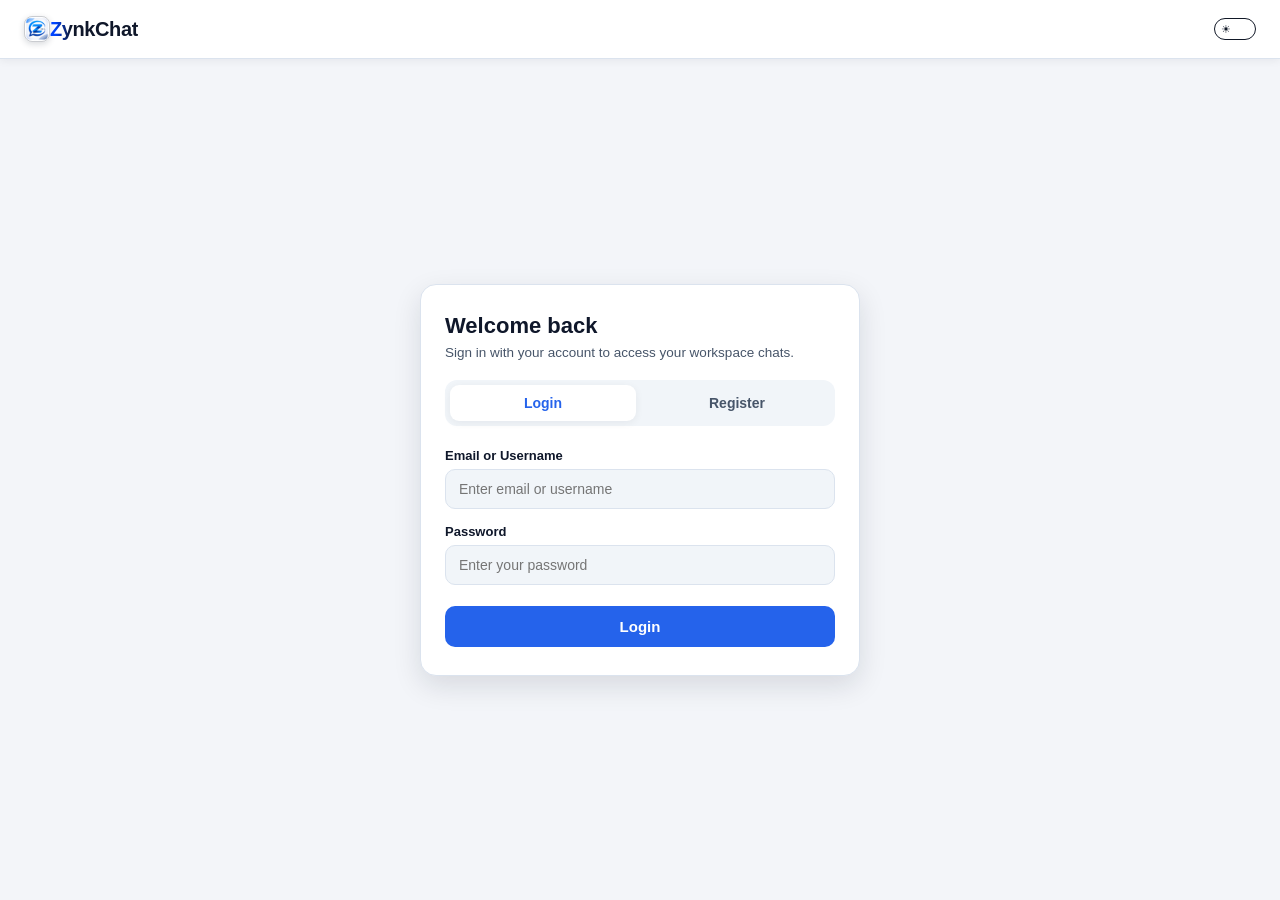
<file: index.html>
<!DOCTYPE html>
<html lang="en">
<head>
  <meta charset="UTF-8" />
  <meta name="viewport" content="width=device-width, initial-scale=1.0" />
  <title>ZynkChat - Sign In & Register</title>
  <link rel="stylesheet" href="assets/css/themes.css" />
  <link rel="stylesheet" href="assets/css/animations.css" />
  <style>
    * {
      box-sizing: border-box;
      margin: 0;
      padding: 0;
      font-family: "Segoe UI", Tahoma, Geneva, Verdana, sans-serif;
    }

    body {
      min-height: 100vh;
      background: var(--bg-app);
      color: var(--text-primary);
      display: flex;
      flex-direction: column;
    }

    .auth-topbar {
      display: flex;
      align-items: center;
      justify-content: space-between;
      padding: 16px 24px;
      background: var(--bg-surface);
      border-bottom: 1px solid var(--border-color);
      box-shadow: var(--shadow-sm);
    }

    .brand-title {
      font-size: 20px;
    }

    .auth-wrapper {
      flex: 1;
      display: flex;
      align-items: center;
      justify-content: center;
      padding: 24px 16px;
    }

    .auth-card {
      width: 100%;
      max-width: 440px;
      background: var(--bg-surface);
      border: 1px solid var(--border-color);
      border-radius: 16px;
      padding: 28px 24px;
      box-shadow: var(--shadow-md);
    }

    .auth-heading {
      font-size: 22px;
      font-weight: 700;
      margin-bottom: 6px;
    }

    .auth-subtitle {
      font-size: 13.5px;
      color: var(--text-secondary);
      margin-bottom: 20px;
    }

    .auth-tabs {
      display: grid;
      grid-template-columns: 1fr 1fr;
      gap: 8px;
      background: var(--bg-input);
      padding: 5px;
      border-radius: 12px;
      margin-bottom: 22px;
    }

    .auth-tab-btn {
      border: none;
      background: transparent;
      color: var(--text-secondary);
      font-size: 14px;
      font-weight: 600;
      padding: 10px;
      border-radius: 9px;
      cursor: pointer;
    }

    .auth-tab-btn.active {
      background: var(--bg-surface);
      color: var(--accent-primary);
      box-shadow: var(--shadow-sm);
    }

    .form-group {
      margin-bottom: 15px;
    }

    .form-label {
      display: block;
      font-size: 13px;
      font-weight: 600;
      margin-bottom: 6px;
      color: var(--text-primary);
    }

    .form-input {
      width: 100%;
      padding: 11px 13px;
      font-size: 14px;
      border-radius: 10px;
      border: 1px solid var(--border-color);
      background: var(--bg-input);
      color: var(--text-primary);
      outline: none;
    }

    .form-input:focus {
      border-color: var(--accent-primary);
      background: var(--bg-surface);
    }

    .form-input.input-error {
      border-color: var(--danger);
    }

    .field-error {
      display: none;
      margin-top: 5px;
      font-size: 12px;
      font-weight: 600;
      color: var(--danger);
    }

    .field-error.visible {
      display: block;
    }

    .form-banner-error {
      display: none;
      margin-bottom: 14px;
      padding: 10px 12px;
      border-radius: 10px;
      font-size: 13px;
      font-weight: 600;
      color: var(--danger);
      background: rgba(220, 38, 38, 0.1);
      border: 1px solid rgba(220, 38, 38, 0.3);
    }

    .form-banner-error.visible {
      display: block;
    }
    .form-banner-success {
      display: none;
      margin-bottom: 14px;
      padding: 10px 12px;
      border-radius: 10px;
      font-size: 13px;
      font-weight: 600;
      color: var(--success);
      background: rgba(22, 163, 74, 0.12);
      border: 1px solid rgba(22, 163, 74, 0.35);
    }

    .form-banner-success.visible {
      display: block;
    }

    .submit-btn {
      width: 100%;
      padding: 12px;
      border: none;
      border-radius: 10px;
      background: var(--accent-primary);
      color: #ffffff;
      font-size: 15px;
      font-weight: 700;
      cursor: pointer;
      margin-top: 6px;
    }

    .submit-btn:hover {
      background: var(--accent-hover);
    }

    .hidden-form {
      display: none;
    }

    @media (max-width: 480px) {
      .auth-topbar {
        padding: 14px 16px;
      }

      .auth-card {
        padding: 22px 18px;
      }
    }
  </style>
</head>
<body>
  <header class="auth-topbar">
    <div class="brand-shimmer brand-title">
      <img src="assets/images/zynk-logo.png" alt="ZynkChat Logo" class="zynk-logo-img" />
      <span class="zynk-text">ZynkChat</span>
    </div>

    <button id="themeToggleBtn" class="theme-pill-toggle" type="button" aria-label="Toggle Theme">
  <span class="toggle-icon">☀</span>
  <span class="toggle-thumb"></span>
</button>
  </header>

  <main class="auth-wrapper">
    <section class="auth-card">
      <h1 id="authHeading" class="auth-heading">Welcome back</h1>
      <p id="authSubtitle" class="auth-subtitle">Sign in with your account to access your workspace chats.</p>

      <div class="auth-tabs">
        <button id="showLoginTab" class="auth-tab-btn active" type="button">Login</button>
        <button id="showSignupTab" class="auth-tab-btn" type="button">Register</button>
      </div>

      <div id="authBannerError" class="form-banner-error"></div>

      <form id="loginForm" novalidate>
        <div class="form-group">
          <label for="loginIdentifier" class="form-label">Email or Username</label>
          <input id="loginIdentifier" type="text" class="form-input" placeholder="Enter email or username" />
          <span id="loginIdentifierError" class="field-error"></span>
        </div>

        <div class="form-group">
          <label for="loginPassword" class="form-label">Password</label>
          <input id="loginPassword" type="password" class="form-input" placeholder="Enter your password" />
          <span id="loginPasswordError" class="field-error"></span>
        </div>

        <button type="submit" class="submit-btn">Login</button>
      </form>

      <form id="signupForm" class="hidden-form" novalidate>
        <div class="form-group">
          <label for="signupName" class="form-label">Full Name</label>
          <input id="signupName" type="text" class="form-input" placeholder="Enter your full name" />
          <span id="signupNameError" class="field-error"></span>
        </div>

        <div class="form-group">
          <label for="signupUsername" class="form-label">Username</label>
          <input id="signupUsername" type="text" class="form-input" placeholder="Choose a unique username" />
          <span id="signupUsernameError" class="field-error"></span>
        </div>

        <div class="form-group">
          <label for="signupEmail" class="form-label">Email Address</label>
          <input id="signupEmail" type="email" class="form-input" placeholder="Enter valid email address" />
          <span id="signupEmailError" class="field-error"></span>
        </div>

        <div class="form-group">
          <label for="signupPassword" class="form-label">Password</label>
          <input id="signupPassword" type="password" class="form-input" placeholder="At least 6 characters" />
          <span id="signupPasswordError" class="field-error"></span>
        </div>

        <button type="submit" class="submit-btn">Create Account</button>
      </form>

    </section>
  </main>

  <script src="assets/js/storage.js"></script>
  <script src="assets/js/auth.js"></script>
  <script>
    (function () {
      var btn = document.getElementById("themeToggleBtn");
      var saved = localStorage.getItem("zynk_theme_v1") || "light";
      document.documentElement.setAttribute("data-theme", saved);

      function syncLoginThemeIcon(theme) {
        if (!btn) return;
        var icon = btn.querySelector(".toggle-icon");
        if (icon) icon.textContent = theme === "dark" ? "☾" : "☀";
      }

      syncLoginThemeIcon(saved);
      if (!btn) return;

      btn.addEventListener("click", function () {
        setTimeout(function () {
          var current = document.documentElement.getAttribute("data-theme") || "light";
          syncLoginThemeIcon(current);
        }, 20);
      });
    })();
  </script>
</body>
</html>
</file>
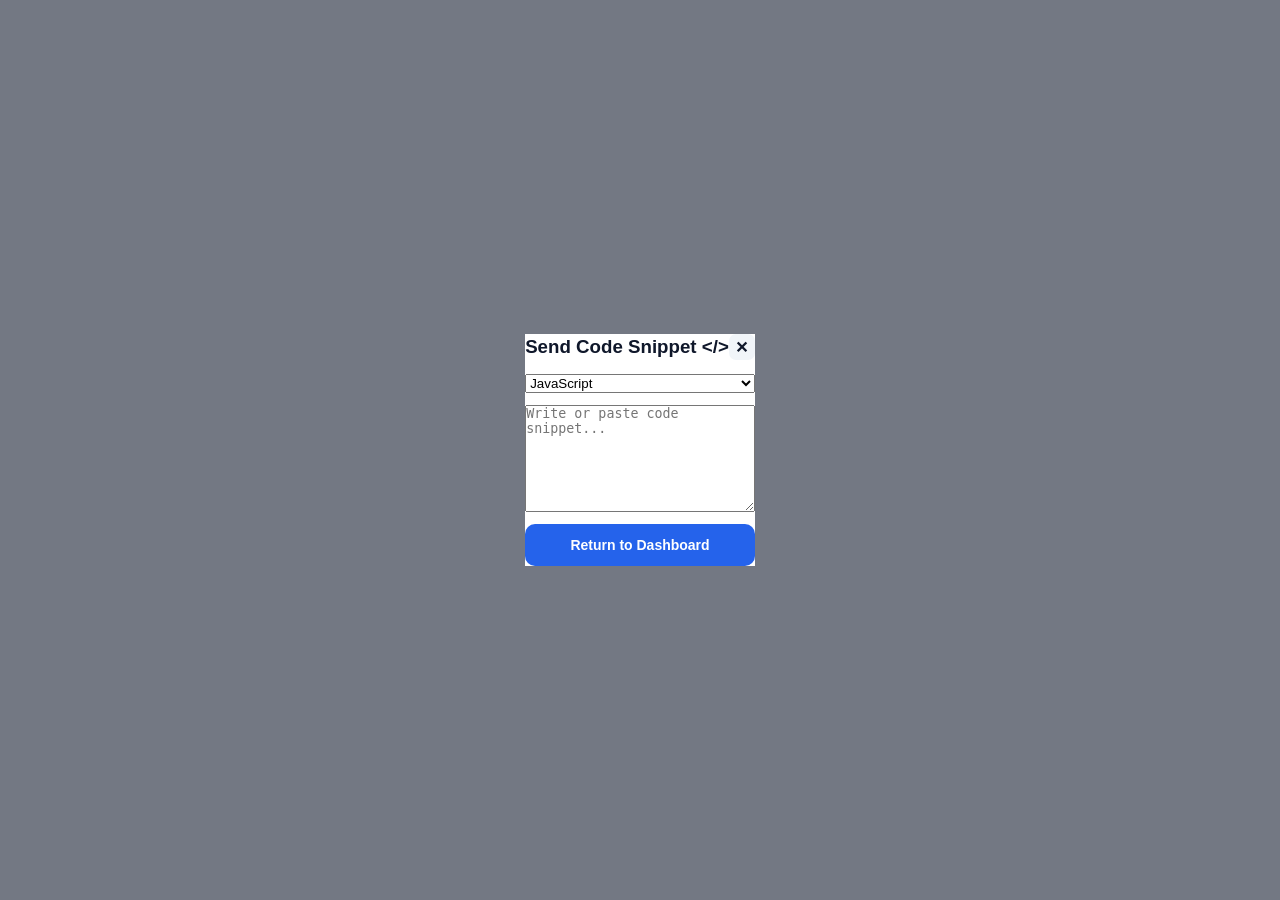
<file: code_snippet_modal.html>
<!DOCTYPE html>
<html lang="en">
<head>
  <meta charset="UTF-8" />
  <meta name="viewport" content="width=device-width, initial-scale=1.0" />
  <title>ZynkChat - Code Snippet Modal</title>
  <link rel="stylesheet" href="assets/css/themes.css" />
  <link rel="stylesheet" href="assets/css/style.css" />
</head>
<body>
  <div class="modal-backdrop">
    <div class="modal-card">
      <div class="modal-header">
        <h3>Send Code Snippet &lt;/&gt;</h3>
        <a href="dashboard.html" class="tiny-close-btn" style="display:inline-flex;align-items:center;justify-content:center;text-decoration:none;">✕</a>
      </div>
      <div class="modal-body">
        <select id="standaloneCodeLang" class="form-input">
          <option value="JavaScript">JavaScript</option>
          <option value="HTML">HTML</option>
          <option value="CSS">CSS</option>
          <option value="Python">Python</option>
          <option value="Java">Java</option>
          <option value="SQL">SQL</option>
        </select>
        <textarea id="standaloneCodeInput" class="form-input" rows="7" style="font-family:Consolas,monospace;" placeholder="Write or paste code snippet..."></textarea>
        <a href="dashboard.html" class="primary-btn full-width" style="display:inline-flex;align-items:center;justify-content:center;text-decoration:none;">Return to Dashboard</a>
      </div>
    </div>
  </div>
  <script src="assets/js/storage.js"></script>
</body>
</html>
</file>
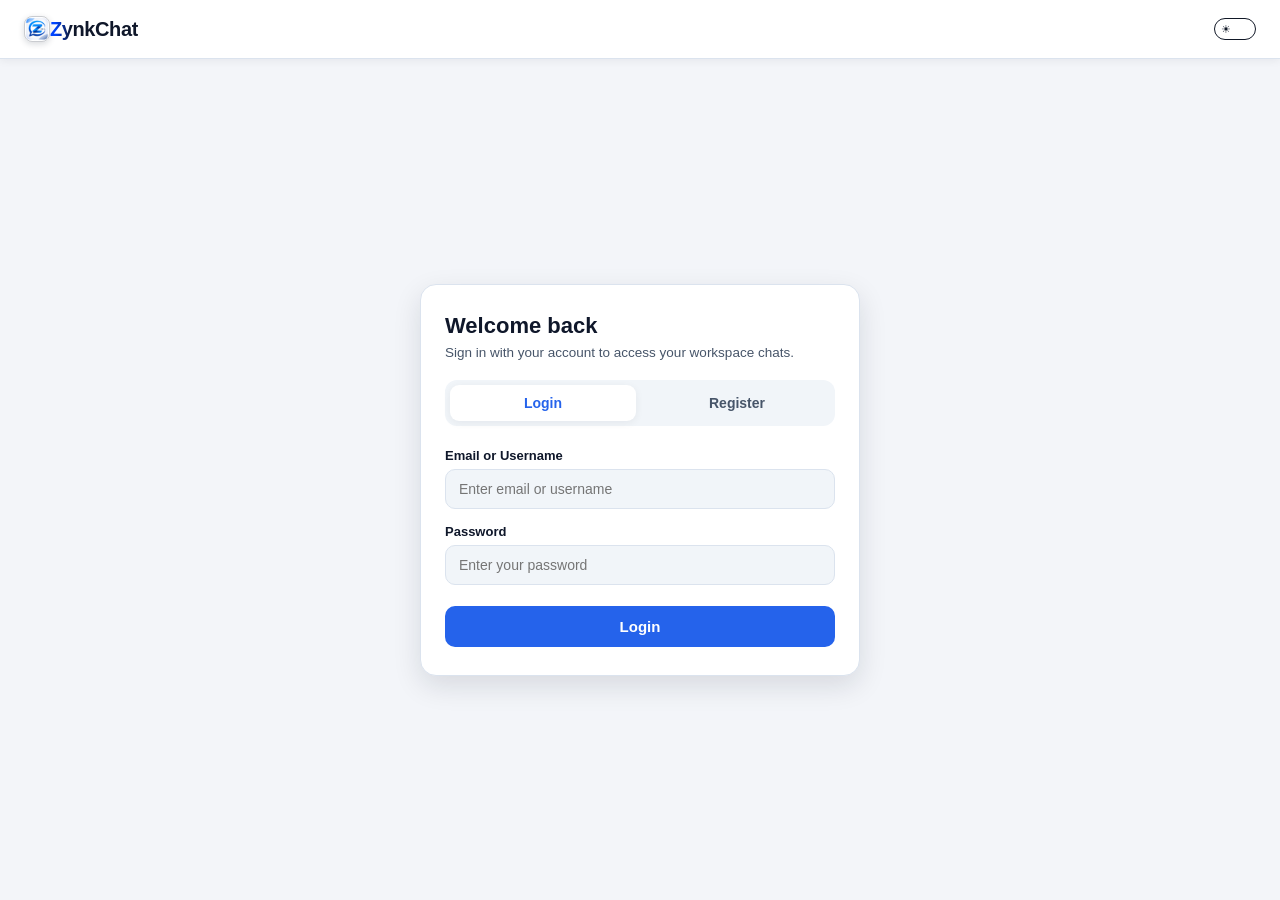
<file: dashboard.html>
<!DOCTYPE html>
<html lang="en">
<head>
  <meta charset="UTF-8" />
  <meta name="viewport" content="width=device-width, initial-scale=1.0" />
  <title>ZynkChat - Workspace</title>
  <link rel="stylesheet" href="assets/css/themes.css" />
  <link rel="stylesheet" href="assets/css/animations.css" />
  <link rel="stylesheet" href="assets/css/style.css" />
</head>
<body>
  <div id="appLockOverlay" class="applock-overlay hidden">
    <div class="applock-card">
      <div class="brand-shimmer applock-brand">
        <img src="assets/images/zynk-logo.png" alt="ZynkChat Logo" class="zynk-logo-img" />
        <span class="zynk-text">ZynkChat Lock</span>
      </div>
      <p class="applock-desc">Enter your 4-digit PIN to unlock chats.</p>
      <input id="appLockInput" type="password" maxlength="4" inputmode="numeric" class="form-input applock-input" placeholder="••••" />
      <div id="appLockError" class="field-error"></div>
      <button id="appLockUnlockBtn" type="button" class="primary-btn full-width">Unlock</button>
    </div>
  </div>

  <div id="globalLoader" class="global-loader hidden">
    <div class="spinner"></div>
  </div>

  <div class="app-shell">
    <aside id="sidebarPane" class="sidebar-pane">
      <header class="sidebar-header">
        <div class="brand-shimmer">
          <img src="assets/images/zynk-logo.png" alt="ZynkChat Logo" class="zynk-logo-img" />
          <span class="zynk-text">ZynkChat</span>
        </div>

        <div class="header-actions">
         <button id="themeToggleBtn" class="theme-pill-toggle" type="button" aria-label="Toggle Theme">
  <span class="toggle-icon">☀</span>
  
  <span class="toggle-thumb"></span>
</button>

          <div class="menu-wrapper">
            <button id="desktopMenuBtn" class="icon-btn desktop-only-btn" type="button" title="Menu">⋮</button>
            <button id="mobileMenuBtn" class="icon-btn mobile-only-btn" type="button" title="Menu">☰</button>

            <div id="dropdownMenu" class="dropdown-menu hidden">
              <button id="menuUnreadBtn" class="dropdown-item" type="button">Unread Chats</button>
              <button id="menuGroupsBtn" class="dropdown-item" type="button">Groups</button>
              <button id="menuNewGroupBtn" class="dropdown-item" type="button">+ New Group</button>
              <button id="menuCustomListBtn" class="dropdown-item" type="button">+ Custom List</button>
              <a href="settings.html" class="dropdown-item dropdown-link">Settings</a>
              <button id="menuLogoutBtn" class="dropdown-item danger-text" type="button">Logout</button>
            </div>
          </div>
        </div>
      </header>

      <div class="current-user-strip">
        <div id="currentUserAvatar" class="avatar-box small-avatar"></div>
        <div class="current-user-meta">
          <div id="currentUserName" class="current-user-name">User</div>
          <div id="currentUserHandle" class="current-user-handle">@handle · Online</div>
        </div>
        <a href="settings.html" class="mini-link-btn">Profile</a>
      </div>

      <div class="search-box-wrap">
        <input id="contactSearchInput" type="search" class="search-input" placeholder="Search users or groups..." />
      </div>

      <div id="categoryTabs" class="category-tabs">
        <button class="tab-btn active" data-filter="all" type="button">All</button>
        <button class="tab-btn" data-filter="unread" type="button">Unread</button>
        <button class="tab-btn" data-filter="groups" type="button">Groups</button>
        <button id="addCustomListTabBtn" class="tab-btn plus-tab" type="button" title="Add Custom List">+</button>
      </div>

      <div id="customListsBar" class="custom-lists-bar hidden"></div>

      <div id="chatListContainer" class="chat-list-container"></div>
    </aside>

    <main id="chatPane" class="chat-pane mobile-hidden">
      <div id="emptyChatState" class="empty-chat-state">
        <div class="empty-badge">ZynkChat</div>
        <h2>Select a conversation</h2>
        <p>Choose a contact or group from the left list to start messaging, use AI tools, or share files.</p>
      </div>

      <div id="activeChatView" class="active-chat-view hidden">
        <header id="chatHeader" class="chat-header">
          <div class="chat-header-left">
            <button id="mobileBackBtn" class="icon-btn mobile-only-btn" type="button">←</button>
            <div id="activeChatAvatar" class="avatar-box"></div>
            <div class="chat-header-info">
              <div id="activeChatTitle" class="chat-title">Contact Name</div>
              <div id="activeChatStatus" class="chat-status">Online</div>
            </div>
          </div>

         <div class="chat-header-right ai-menu-wrapper">
            <button id="toggleAiToolsBtn" class="chip-btn" type="button" title="AI Tools & Summary">✨ AI</button>
            <button id="editNicknameBtn" class="icon-btn" type="button" title="Edit Nickname">✎</button>
            <button id="blockUserBtn" class="icon-btn" type="button" title="Block User">🚫</button>
            <button id="reportUserBtn" class="icon-btn" type="button" title="Report User">⚑</button>

            <div id="aiRewriteToolbar" class="ai-popover-panel hidden">
              <div class="ai-popover-section">
                <span class="ai-tag">Chat Summary</span>
                <button id="summarizeChatBtn" class="chip-btn full-width" type="button">Summarize Chat</button>
              </div>
              <div class="ai-popover-divider"></div>
              <div class="ai-popover-section">
                <span class="ai-tag">AI Tone & Translate</span>
                <div class="ai-tone-row">
                  <button id="toneFormalBtn" class="chip-btn" type="button">Make Formal</button>
                  <button id="toneFriendlyBtn" class="chip-btn" type="button">Make Friendly</button>
                </div>
                <div class="ai-translate-row">
                  <select id="translateLangSelect" class="mini-select">
                    <option value="hi">Translate: Hindi</option>
                    <option value="en">Translate: English</option>
                    <option value="es">Translate: Spanish</option>
                  </select>
                  <button id="translateTextBtn" class="chip-btn" type="button">Translate</button>
                </div>
              </div>
            </div>
          </div>
        </header>

        <div id="summaryBanner" class="summary-banner hidden">
          <div class="summary-header">
            <strong>AI 3-Point Chat Summary</strong>
            <button id="closeSummaryBtn" class="tiny-close-btn" type="button">✕</button>
          </div>
          <ul id="summaryList" class="summary-list"></ul>
        </div>

        <div id="messagesContainer" class="messages-container"></div>

        <div id="quickRepliesBar" class="quick-replies-bar"></div>


       <footer class="chat-composer">
          <div id="attachmentPreviewBar" class="attachment-preview-bar hidden"></div>

          <form id="messageForm" class="composer-form">
            <div class="composer-pill-box">
              <input id="messageInput" type="text" class="message-input" placeholder="Type a message or emoji..." autocomplete="off" />
              <div class="inline-composer-actions">
                <button id="burnToggleBtn" class="inline-tool-btn" type="button" title="Burn-on-Read 10s Secret">🔥</button>
                <button id="voiceInputBtn" class="inline-tool-btn" type="button" title="Voice to Text">🎤</button>
                <button id="openCodeSnippetBtn" class="inline-tool-btn" type="button" title="Code Snippet">&lt;/&gt;</button>
                <label for="fileAttachInput" class="inline-tool-btn attach-label" title="Attach Image or File">📎</label>
                <input id="fileAttachInput" type="file" class="hidden" accept="image/*,.pdf,.doc,.docx,.txt,.csv" />
              </div>
            </div>
            <button type="submit" class="send-btn" aria-label="Send Message" title="Send">
              <svg viewBox="0 0 24 24" class="send-arrow-icon" aria-hidden="true">
                <path d="M3.4 20.6L21.6 12 3.4 3.4l2.7 7.1 9.4 1.5-9.4 1.5-2.7 7.1z" />
              </svg>
            </button>
          </form>
        </footer>
      </div>
    </main>
  </div>

  <div id="modalBackdrop" class="modal-backdrop hidden">
    <div id="modalCard" class="modal-card">
      <div class="modal-header">
        <h3 id="modalTitle">Modal Title</h3>
        <button id="closeModalBtn" class="tiny-close-btn" type="button">✕</button>
      </div>
      <div id="modalBody" class="modal-body"></div>
    </div>
  </div>

  <script src="assets/js/storage.js"></script>
  <script src="assets/js/auth.js"></script>
  <script src="assets/js/ai_features.js"></script>
  <script src="assets/js/voice_code.js"></script>
  <script src="assets/js/chat.js"></script>
  <script src="assets/js/app.js"></script>
  <script>
  (function () {
    var btn = document.getElementById("themeToggleBtn");
    var saved = localStorage.getItem("zynk_theme_v1") || "light";
    document.documentElement.setAttribute("data-theme", saved);

    function setThemeIcon(theme) {
      if (!btn) return;
      var icon = btn.querySelector(".toggle-icon");
      if (icon) icon.textContent = theme === "dark" ? "☾" : "☀";
    }

    setThemeIcon(saved);
    if (!btn) return;

    btn.onclick = function (e) {
      if (e) {
        e.preventDefault();
        e.stopPropagation();
      }
      var current = document.documentElement.getAttribute("data-theme") || "light";
      var next = current === "dark" ? "light" : "dark";
      document.documentElement.setAttribute("data-theme", next);
      localStorage.setItem("zynk_theme_v1", next);
      setThemeIcon(next);
    };
  })();
</script>
</body>
</html>
</file>
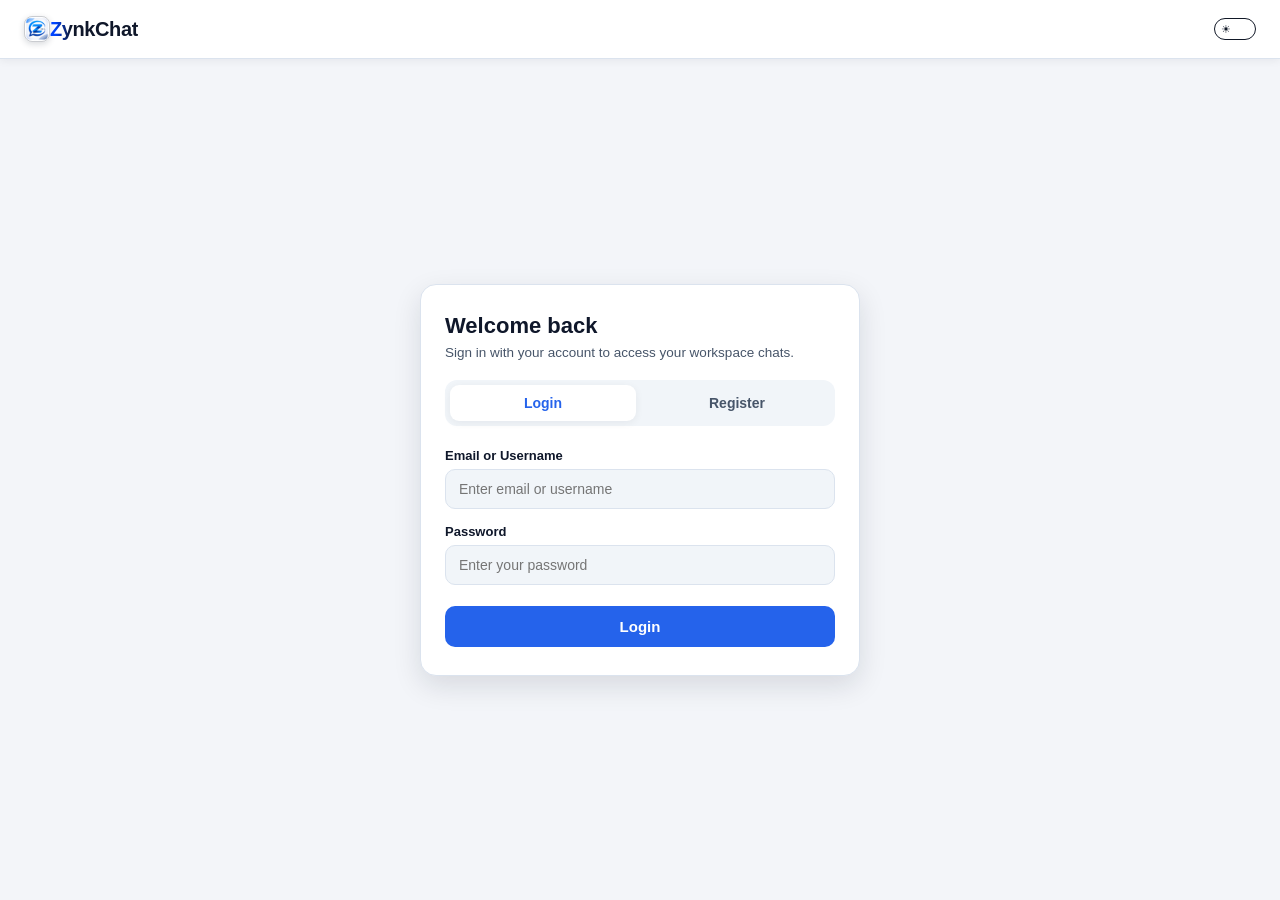
<file: settings.html>
<!DOCTYPE html>
<html lang="en">
<head>
  <meta charset="UTF-8" />
  <meta name="viewport" content="width=device-width, initial-scale=1.0" />
  <title>ZynkChat - Account & Chat Settings</title>
  <link rel="stylesheet" href="assets/css/themes.css" />
  <link rel="stylesheet" href="assets/css/animations.css" />
  <style>
    * {
      box-sizing: border-box;
      margin: 0;
      padding: 0;
      font-family: "Segoe UI", Tahoma, Geneva, Verdana, sans-serif;
    }

    body {
      min-height: 100vh;
      background: var(--bg-app);
      color: var(--text-primary);
    }

    .settings-topbar {
      display: flex;
      align-items: center;
      justify-content: space-between;
      padding: 14px 22px;
      background: var(--bg-surface);
      border-bottom: 1px solid var(--border-color);
      box-shadow: var(--shadow-sm);
      position: sticky;
      top: 0;
      z-index: 20;
    }

    .topbar-left {
      display: flex;
      align-items: center;
      gap: 12px;
    }

    .back-link {
      text-decoration: none;
      color: var(--text-primary);
      background: var(--bg-input);
      border: 1px solid var(--border-color);
      padding: 7px 12px;
      border-radius: 9px;
      font-size: 13px;
      font-weight: 600;
    }

    .topbar-right {
      display: flex;
      align-items: center;
      gap: 10px;
    }

    .settings-container {
      max-width: 780px;
      margin: 24px auto;
      padding: 0 16px 40px;
      display: flex;
      flex-direction: column;
      gap: 20px;
    }

    .settings-card {
      background: var(--bg-surface);
      border: 1px solid var(--border-color);
      border-radius: 16px;
      padding: 22px;
      box-shadow: var(--shadow-sm);
    }

    .card-title {
      font-size: 17px;
      font-weight: 700;
      margin-bottom: 4px;
    }

    .card-sub {
      font-size: 13px;
      color: var(--text-secondary);
      margin-bottom: 18px;
    }

    .dp-row {
      display: flex;
      align-items: center;
      gap: 16px;
      margin-bottom: 18px;
      flex-wrap: wrap;
    }

    .dp-preview {
      width: 72px;
      height: 72px;
      border-radius: 50%;
      background: var(--accent-primary);
      color: #ffffff;
      font-size: 24px;
      font-weight: 700;
      display: flex;
      align-items: center;
      justify-content: center;
      overflow: hidden;
      flex-shrink: 0;
    }

    .dp-preview img {
      width: 100%;
      height: 100%;
      object-fit: cover;
    }

    .dp-actions {
      display: flex;
      gap: 8px;
      flex-wrap: wrap;
    }

    .grid-two {
      display: grid;
      grid-template-columns: 1fr 1fr;
      gap: 14px;
    }

    .form-group {
      margin-bottom: 14px;
    }

    .form-label {
      display: block;
      font-size: 13px;
      font-weight: 600;
      margin-bottom: 6px;
    }

    .form-input {
      width: 100%;
      padding: 10px 12px;
      border-radius: 10px;
      border: 1px solid var(--border-color);
      background: var(--bg-input);
      color: var(--text-primary);
      font-size: 14px;
      outline: none;
    }

    .form-input:focus {
      border-color: var(--accent-primary);
      background: var(--bg-surface);
    }

    .field-error {
      display: none;
      font-size: 12px;
      font-weight: 600;
      color: var(--danger);
      margin-top: 5px;
    }

    .field-error.visible {
      display: block;
    }

    .status-msg {
      display: none;
      margin-top: 10px;
      padding: 9px 12px;
      border-radius: 9px;
      font-size: 13px;
      font-weight: 600;
      background: rgba(22, 163, 74, 0.12);
      color: var(--success);
      border: 1px solid rgba(22, 163, 74, 0.3);
    }

    .status-msg.visible {
      display: block;
    }

    .btn {
      border: none;
      border-radius: 10px;
      padding: 10px 16px;
      font-size: 13.5px;
      font-weight: 600;
      cursor: pointer;
    }

    .btn-primary {
      background: var(--accent-primary);
      color: #ffffff;
    }

    .btn-primary:hover {
      background: var(--accent-hover);
    }

    .btn-secondary {
      background: var(--bg-input);
      color: var(--text-primary);
      border: 1px solid var(--border-color);
    }

    .btn-danger {
      background: var(--danger);
      color: #ffffff;
    }

    .wallpaper-presets {
      display: grid;
      grid-template-columns: repeat(auto-fill, minmax(110px, 1fr));
      gap: 10px;
      margin-bottom: 14px;
    }

    .wp-swatch {
      height: 58px;
      border-radius: 10px;
      border: 2px solid var(--border-color);
      cursor: pointer;
      display: flex;
      align-items: flex-end;
      padding: 6px 8px;
      font-size: 11px;
      font-weight: 700;
      color: #ffffff;
      text-shadow: 0 1px 2px rgba(0, 0, 0, 0.5);
    }

    .wp-swatch.selected {
      border-color: var(--accent-primary);
      box-shadow: 0 0 0 2px var(--accent-soft);
    }

    .hidden {
      display: none !important;
    }

    @media (max-width: 768px) {
      .grid-two {
        grid-template-columns: 1fr;
      }

      .settings-topbar {
        padding: 12px 14px;
      }
    }
  </style>
</head>
<body>
  <header class="settings-topbar">
    <div class="topbar-left">
      <a href="dashboard.html" class="back-link">← Back to Chats</a>
      <div class="brand-shimmer">
        <div class="brand-shimmer">
        <img src="assets/images/zynk-logo.png" alt="ZynkChat Logo" class="zynk-logo-img" />
        <span class="zynk-text">ZynkChat Settings</span>
      </div>
        
      </div>
    </div>

    <div class="topbar-right">
      <button id="themeToggleBtn" class="theme-pill-toggle" type="button" aria-label="Toggle Theme">
  <span class="toggle-icon">☀</span>
  <span class="toggle-thumb"></span>
</button>
      <button id="settingsLogoutBtn" type="button" class="btn btn-danger">Logout</button>
    </div>
  </header>

  <main class="settings-container">
    <section class="settings-card">
      <h2 class="card-title">Profile & Account Details</h2>
      <p class="card-sub">Update your profile picture, display name, username, email, or password.</p>

      <div class="dp-row">
        <div id="dpPreviewBox" class="dp-preview"></div>
        <div class="dp-actions">
          <label for="dpFileInput" class="btn btn-primary">Upload DP Photo</label>
          <input id="dpFileInput" type="file" accept="image/*" class="hidden" />
          <button id="removeDpBtn" type="button" class="btn btn-secondary">Remove DP</button>
        </div>
      </div>

      <form id="profileForm" novalidate>
        <div class="grid-two">
          <div class="form-group">
            <label for="setFullName" class="form-label">Full Name</label>
            <input id="setFullName" type="text" class="form-input" />
            <div id="setFullNameError" class="field-error"></div>
          </div>

          <div class="form-group">
            <label for="setUsername" class="form-label">Username</label>
            <input id="setUsername" type="text" class="form-input" />
            <div id="setUsernameError" class="field-error"></div>
          </div>
        </div>

        <div class="grid-two">
          <div class="form-group">
            <label for="setEmail" class="form-label">Email Address</label>
            <input id="setEmail" type="email" class="form-input" />
            <div id="setEmailError" class="field-error"></div>
          </div>

          <div class="form-group">
            <label for="setPassword" class="form-label">Password</label>
            <input id="setPassword" type="text" class="form-input" />
            <div id="setPasswordError" class="field-error"></div>
          </div>
        </div>

        <button type="submit" class="btn btn-primary">Save Profile Changes</button>
        <div id="profileSavedMsg" class="status-msg"></div>
      </form>
    </section>

    <section class="settings-card">
      <h2 class="card-title">Chat Background Wallpaper</h2>
      <p class="card-sub">Choose a preset color/gradient or upload an image from your device.</p>

      <div id="wallpaperPresets" class="wallpaper-presets"></div>

      <div class="dp-actions">
        <label for="wallpaperFileInput" class="btn btn-primary">Upload Custom Image</label>
        <input id="wallpaperFileInput" type="file" accept="image/*" class="hidden" />
        <button id="resetWallpaperBtn" type="button" class="btn btn-secondary">Reset Default</button>
      </div>
      <div id="wallpaperSavedMsg" class="status-msg"></div>
    </section>

    <section class="settings-card">
      <h2 class="card-title">AppLock Security (4-Digit PIN)</h2>
      <p class="card-sub">Protect your chat dashboard with a 4-digit numeric PIN.</p>

      <div class="grid-two">
        <div class="form-group">
          <label for="appLockPinInput" class="form-label">4-Digit PIN</label>
          <input id="appLockPinInput" type="password" maxlength="4" inputmode="numeric" class="form-input" placeholder="e.g. 1234" />
          <div id="appLockPinError" class="field-error"></div>
        </div>
      </div>

      <div class="dp-actions">
        <button id="savePinBtn" type="button" class="btn btn-primary">Enable / Update PIN</button>
        <button id="disablePinBtn" type="button" class="btn btn-secondary">Disable PIN</button>
      </div>
      <div id="pinSavedMsg" class="status-msg"></div>
    </section>
  </main>

  <script src="assets/js/storage.js"></script>
  <script src="assets/js/auth.js"></script>
  <script>
    document.addEventListener("DOMContentLoaded", () => {
      const currentUser = ZynkAuth.requireAuth();
      if (!currentUser) return;

      ZynkAuth.bindThemeToggle("themeToggleBtn");

      const dpPreviewBox = document.getElementById("dpPreviewBox");
      const dpFileInput = document.getElementById("dpFileInput");
      const removeDpBtn = document.getElementById("removeDpBtn");

      const profileForm = document.getElementById("profileForm");
      const setFullName = document.getElementById("setFullName");
      const setUsername = document.getElementById("setUsername");
      const setEmail = document.getElementById("setEmail");
      const setPassword = document.getElementById("setPassword");

      const setFullNameError = document.getElementById("setFullNameError");
      const setUsernameError = document.getElementById("setUsernameError");
      const setEmailError = document.getElementById("setEmailError");
      const setPasswordError = document.getElementById("setPasswordError");
      const profileSavedMsg = document.getElementById("profileSavedMsg");

      const wallpaperPresets = document.getElementById("wallpaperPresets");
      const wallpaperFileInput = document.getElementById("wallpaperFileInput");
      const resetWallpaperBtn = document.getElementById("resetWallpaperBtn");
      const wallpaperSavedMsg = document.getElementById("wallpaperSavedMsg");

      const appLockPinInput = document.getElementById("appLockPinInput");
      const appLockPinError = document.getElementById("appLockPinError");
      const savePinBtn = document.getElementById("savePinBtn");
      const disablePinBtn = document.getElementById("disablePinBtn");
      const pinSavedMsg = document.getElementById("pinSavedMsg");

      function showSavedBanner(el, text) {
        el.textContent = text;
        el.classList.add("visible");
        setTimeout(() => el.classList.remove("visible"), 2600);
      }

      function renderDpPreview() {
        const fresh = ZynkStorage.getUserById(currentUser.user_id) || currentUser;
        dpPreviewBox.innerHTML = "";
        if (fresh.profile_pic) {
          const img = document.createElement("img");
          img.src = fresh.profile_pic;
          img.alt = fresh.name;
          dpPreviewBox.appendChild(img);
        } else {
          const parts = (fresh.name || "U").trim().split(/\s+/);
          dpPreviewBox.textContent = parts.length > 1
            ? (parts[0][0] + parts[1][0]).toUpperCase()
            : parts[0].slice(0, 2).toUpperCase();
        }
      }

      function loadUserFields() {
        const fresh = ZynkStorage.getUserById(currentUser.user_id) || currentUser;
        setFullName.value = fresh.name;
        setUsername.value = fresh.username;
        setEmail.value = fresh.email;
        setPassword.value = fresh.password;
        appLockPinInput.value = fresh.app_lock_pin || "";
        renderDpPreview();
      }

      dpFileInput.addEventListener("change", () => {
        const file = dpFileInput.files && dpFileInput.files[0];
        if (!file) return;
        const reader = new FileReader();
        reader.onload = () => {
          ZynkStorage.updateUser(currentUser.user_id, { profile_pic: reader.result });
          renderDpPreview();
          showSavedBanner(profileSavedMsg, "Profile picture updated!");
        };
        reader.readAsDataURL(file);
      });

      removeDpBtn.addEventListener("click", () => {
        ZynkStorage.updateUser(currentUser.user_id, { profile_pic: "" });
        renderDpPreview();
        showSavedBanner(profileSavedMsg, "Profile picture removed. Initials avatar active.");
      });

      profileForm.addEventListener("submit", (e) => {
        e.preventDefault();
        ZynkAuth.setFieldError(setFullName, setFullNameError, "");
        ZynkAuth.setFieldError(setUsername, setUsernameError, "");
        ZynkAuth.setFieldError(setEmail, setEmailError, "");
        ZynkAuth.setFieldError(setPassword, setPasswordError, "");

        const nameVal = setFullName.value.trim();
        const userVal = setUsername.value.trim().toLowerCase();
        const emailVal = setEmail.value.trim().toLowerCase();
        const passVal = setPassword.value;
        let hasErr = false;

        if (!nameVal || nameVal.length < 2) {
          ZynkAuth.setFieldError(setFullName, setFullNameError, "Full name must be at least 2 characters.");
          hasErr = true;
        }
        if (!ZynkAuth.isValidUsername(userVal)) {
          ZynkAuth.setFieldError(setUsername, setUsernameError, "Use 3-20 letters, numbers, or underscores.");
          hasErr = true;
        }
        if (!ZynkAuth.isValidEmail(emailVal)) {
          ZynkAuth.setFieldError(setEmail, setEmailError, "Enter a valid email address.");
          hasErr = true;
        }
        if (!passVal || passVal.length < 6) {
          ZynkAuth.setFieldError(setPassword, setPasswordError, "Password must be at least 6 characters.");
          hasErr = true;
        }
        if (hasErr) return;

        const allUsers = ZynkStorage.getUsers();
        if (allUsers.some((u) => u.user_id !== currentUser.user_id && u.username.toLowerCase() === userVal)) {
          ZynkAuth.setFieldError(setUsername, setUsernameError, "Username is already taken.");
          return;
        }
        if (allUsers.some((u) => u.user_id !== currentUser.user_id && u.email.toLowerCase() === emailVal)) {
          ZynkAuth.setFieldError(setEmail, setEmailError, "Email is already registered.");
          return;
        }

        ZynkStorage.updateUser(currentUser.user_id, {
          name: nameVal,
          username: userVal,
          email: emailVal,
          password: passVal
        });
        showSavedBanner(profileSavedMsg, "Profile details saved successfully!");
      });

      const presetList = [
        { label: "Ocean Blue", value: "linear-gradient(135deg, #1e3a8a, #0284c7)" },
        { label: "Emerald Mist", value: "linear-gradient(135deg, #065f46, #0d9488)" },
        { label: "Midnight Slate", value: "linear-gradient(135deg, #0f172a, #1e293b)" },
        { label: "Royal Violet", value: "linear-gradient(135deg, #4c1d95, #2563eb)" },
        { label: "Warm Sand", value: "#efeae2" }
      ];

      function renderWallpaperPresets() {
        const fresh = ZynkStorage.getUserById(currentUser.user_id) || currentUser;
        wallpaperPresets.innerHTML = "";
        presetList.forEach((p) => {
          const card = document.createElement("div");
          card.className = "wp-swatch" + (fresh.wallpaper_url === p.value ? " selected" : "");
          card.style.background = p.value;
          card.textContent = p.label;
          card.addEventListener("click", () => {
            ZynkStorage.updateUser(currentUser.user_id, { wallpaper_url: p.value });
            renderWallpaperPresets();
            showSavedBanner(wallpaperSavedMsg, "Wallpaper updated to " + p.label + "!");
          });
          wallpaperPresets.appendChild(card);
        });
      }

      wallpaperFileInput.addEventListener("change", () => {
        const file = wallpaperFileInput.files && wallpaperFileInput.files[0];
        if (!file) return;
        const reader = new FileReader();
        reader.onload = () => {
          ZynkStorage.updateUser(currentUser.user_id, { wallpaper_url: reader.result });
          renderWallpaperPresets();
          showSavedBanner(wallpaperSavedMsg, "Custom image wallpaper applied!");
        };
        reader.readAsDataURL(file);
      });

      resetWallpaperBtn.addEventListener("click", () => {
        ZynkStorage.updateUser(currentUser.user_id, { wallpaper_url: "default" });
        renderWallpaperPresets();
        showSavedBanner(wallpaperSavedMsg, "Default chat background restored.");
      });

      savePinBtn.addEventListener("click", () => {
        ZynkAuth.setFieldError(appLockPinInput, appLockPinError, "");
        const pin = appLockPinInput.value.trim();
        if (!/^\d{4}$/.test(pin)) {
          ZynkAuth.setFieldError(appLockPinInput, appLockPinError, "Enter a valid 4-digit numeric PIN.");
          return;
        }
        ZynkStorage.updateUser(currentUser.user_id, { app_lock_pin: pin });
        const sess = ZynkStorage.getSession() || { user_id: currentUser.user_id };
        ZynkStorage.setSession({ ...sess, unlocked_pin: true });
        showSavedBanner(pinSavedMsg, "4-Digit AppLock PIN saved!");
      });

      disablePinBtn.addEventListener("click", () => {
        ZynkStorage.updateUser(currentUser.user_id, { app_lock_pin: "" });
        appLockPinInput.value = "";
        showSavedBanner(pinSavedMsg, "AppLock PIN disabled.");
      });

      document.getElementById("settingsLogoutBtn").addEventListener("click", () => {
        ZynkAuth.logout();
      });

      loadUserFields();
      renderWallpaperPresets();
    });
  </script>

  <script>
  (function () {
    var btn = document.getElementById("themeToggleBtn");
    var saved = localStorage.getItem("zynk_theme_v1") || "light";
    document.documentElement.setAttribute("data-theme", saved);

    function setThemeIcon(theme) {
      if (!btn) return;
      var icon = btn.querySelector(".toggle-icon");
      if (icon) icon.textContent = theme === "dark" ? "☾" : "☀";
    }

    setThemeIcon(saved);
    if (!btn) return;

    btn.onclick = function (e) {
      if (e) {
        e.preventDefault();
        e.stopPropagation();
      }
      var current = document.documentElement.getAttribute("data-theme") || "light";
      var next = current === "dark" ? "light" : "dark";
      document.documentElement.setAttribute("data-theme", next);
      localStorage.setItem("zynk_theme_v1", next);
      setThemeIcon(next);
    };
  })();
</script>
</body>
</html>
</file>
<file: assets/css/themes.css>
:root {
  --bg-app: #f3f5f9;
  --bg-surface: #ffffff;
  --bg-sidebar: #f8fafc;
  --bg-chat-area: #eef2f7;
  --bg-input: #f1f5f9;
  --bg-hover: #e8eef6;
  --bg-active-chat: #e0ebff;

  --text-primary: #0f172a;
  --text-secondary: #475569;
  --text-muted: #94a3b8;

  --border-color: #dbe3ee;
  --accent-primary: #2563eb;
  --accent-hover: #1d4ed8;
  --accent-soft: rgba(37, 99, 235, 0.12);

  --bubble-sent: #2563eb;
  --bubble-sent-text: #ffffff;
  --bubble-received: #ffffff;
  --bubble-received-text: #0f172a;

  --danger: #dc2626;
  --warning: #eab308;
  --success: #16a34a;

  --shadow-sm: 0 2px 8px rgba(15, 23, 42, 0.06);
  --shadow-md: 0 10px 28px rgba(15, 23, 42, 0.12);
}

[data-theme="dark"] {
  --bg-app: #0b1120;
  --bg-surface: #111827;
  --bg-sidebar: #0f172a;
  --bg-chat-area: #0b1222;
  --bg-input: #1e293b;
  --bg-hover: #1e293b;
  --bg-active-chat: #1d3557;

  --text-primary: #f1f5f9;
  --text-secondary: #cbd5e1;
  --text-muted: #64748b;

  --border-color: #243044;
  --accent-primary: #3b82f6;
  --accent-hover: #60a5fa;
  --accent-soft: rgba(59, 130, 246, 0.18);

  --bubble-sent: #2563eb;
  --bubble-sent-text: #ffffff;
  --bubble-received: #1e293b;
  --bubble-received-text: #f1f5f9;

  --danger: #ef4444;
  --warning: #facc15;
  --success: #22c55e;

  --shadow-sm: 0 2px 10px rgba(0, 0, 0, 0.35);
  --shadow-md: 0 12px 32px rgba(0, 0, 0, 0.5);
}

/* Smooth Pill Theme Toggle */
.theme-pill-toggle {
  position: relative;
  width: 62px;
  height: 30px;
  border-radius: 999px;
  border: 1px solid var(--border-color);
  background: var(--bg-input);
  cursor: pointer;
  display: inline-flex;
  align-items: center;
  justify-content: space-between;
  padding: 0 7px;
  transition: background 0.25s ease, border-color 0.25s ease;
  flex-shrink: 0;
}

.theme-pill-toggle .toggle-icon {
  font-size: 13px;
  z-index: 1;
  user-select: none;
  line-height: 1;
}

.theme-pill-toggle .toggle-thumb {
  position: absolute;
  top: 3px;
  left: 3px;
  width: 22px;
  height: 22px;
  border-radius: 50%;
  background: var(--accent-primary);
  box-shadow: 0 2px 6px rgba(0, 0, 0, 0.25);
  transition: transform 0.28s cubic-bezier(0.4, 0, 0.2, 1);
}

[data-theme="dark"] .theme-pill-toggle .toggle-thumb {
  transform: translateX(32px);
}
</file>
<file: assets/css/animations.css>
.brand-shimmer {
  position: relative;
  display: inline-flex;
  align-items: center;
  font-weight: 800;
  letter-spacing: -0.02em;
  user-select: none;
}

.zynk-logo-img {
  width: 26px;
  height: 26px;
  border-radius: 8px;
  object-fit: cover;
  flex-shrink: 0;
  border: 1px solid rgba(15, 23, 42, 0.22);
  box-shadow: 0 2px 6px rgba(15, 23, 42, 0.16);
}

html[data-theme="dark"] .zynk-logo-img {
  border-color: rgba(255, 255, 255, 0.35);
  box-shadow: 0 2px 8px rgba(0, 0, 0, 0.45);
}

.zynk-text {
  display: inline-block;
  color: var(--text-primary);
  background-image: linear-gradient(
    90deg,
    var(--text-primary) 0%,
    var(--text-primary) 38%,
    #0044ff 47%,
    #0044ff 50%,
    #0044ff 53%,
    var(--text-primary) 62%,
    var(--text-primary) 100%
  );
  background-size: 200% 100%;
  background-position: 100% 0%;
  -webkit-background-clip: text;
  background-clip: text;
  -webkit-text-fill-color: transparent;
  animation: zynkDarkBlueMove 3.8s linear infinite;
  will-change: background-position;
}

@keyframes zynkDarkBlueMove {
  0% {
    background-position: 100% 0%;
  }
  100% {
    background-position: -100% 0%;
  }
}

/* Global & Media Circular Spinners */
.spinner {
  width: 28px;
  height: 28px;
  border: 3px solid var(--border-color);
  border-top-color: var(--accent-primary);
  border-radius: 50%;
  animation: zynkSpin 0.75s linear infinite;
}

.spinner-sm {
  width: 18px;
  height: 18px;
  border-width: 2.5px;
}

@keyframes zynkSpin {
  to {
    transform: rotate(360deg);
  }
}

/* Traffic Signal Read Receipt Dots */
.traffic-dot {
  display: inline-block;
  width: 9px;
  height: 9px;
  border-radius: 50%;
  margin-left: 6px;
  vertical-align: middle;
  transition: background-color 0.25s ease, transform 0.25s ease;
}

.traffic-dot.offline {
  background-color: var(--danger);
  box-shadow: 0 0 6px rgba(220, 38, 38, 0.55);
}

.traffic-dot.delivered {
  background-color: var(--warning);
  box-shadow: 0 0 6px rgba(234, 179, 8, 0.55);
}

.traffic-dot.seen {
  background-color: var(--success);
  box-shadow: 0 0 6px rgba(22, 163, 74, 0.55);
}

/* Typing Dots Pulse */
.typing-indicator {
  display: inline-flex;
  align-items: center;
  gap: 4px;
  font-size: 12px;
  color: var(--success);
  font-weight: 600;
}

.typing-dots span {
  display: inline-block;
  width: 5px;
  height: 5px;
  border-radius: 50%;
  background: var(--success);
  animation: typingBounce 1.1s infinite ease-in-out;
}

.typing-dots span:nth-child(2) {
  animation-delay: 0.18s;
}

.typing-dots span:nth-child(3) {
  animation-delay: 0.36s;
}

@keyframes typingBounce {
  0%,
  80%,
  100% {
    transform: scale(0.7);
    opacity: 0.45;
  }
  40% {
    transform: scale(1.1);
    opacity: 1;
  }
}

.theme-pill-toggle,
html[data-theme="dark"] .theme-pill-toggle,
html[data-theme="light"] .theme-pill-toggle {
  position: relative;
  display: inline-flex;
  align-items: center;
  width: 42px;
  height: 22px;
  padding: 0 3px;
  border-radius: 999px;
  border: 1.5px solid #111827 !important;
  background: transparent !important;
  background-color: transparent !important;
  box-shadow: none !important;
  cursor: pointer;
  outline: none;
  flex-shrink: 0;
  overflow: hidden;
}

html[data-theme="dark"] .theme-pill-toggle {
  border-color: #ffffff !important;
}

.theme-pill-toggle::before,
.theme-pill-toggle::after,
.theme-pill-toggle .toggle-thumb {
  display: none !important;
  content: none !important;
}

.theme-pill-toggle .toggle-icon {
  position: relative;
  z-index: 2;
  display: inline-flex;
  align-items: center;
  justify-content: center;
  width: 16px;
  height: 16px;
  font-size: 11px;
  line-height: 1;
  color: #111827 !important;
  background: transparent !important;
  border: none !important;
  box-shadow: none !important;
  user-select: none;
  pointer-events: none;
  transform: translateX(0);
  transition: transform 0.25s ease, color 0.2s ease;
}

html[data-theme="dark"] .theme-pill-toggle .toggle-icon {
  color: #ffffff !important;
  transform: translateX(18px);
}
</file>
<file: assets/css/style.css>
* {
  box-sizing: border-box;
  margin: 0;
  padding: 0;
  font-family: "Segoe UI", Tahoma, Geneva, Verdana, sans-serif;
}

body {
  height: 100vh;
  overflow: hidden;
  background: var(--bg-app);
  color: var(--text-primary);
}

.hidden {
  display: none !important;
}

.full-width {
  width: 100%;
}

.danger-text {
  color: var(--danger) !important;
}

.app-shell {
  display: flex;
  height: 100vh;
  width: 100%;
  background: var(--bg-surface);
}

.sidebar-pane {
  width: 360px;
  min-width: 310px;
  max-width: 420px;
  height: 100vh;
  display: flex;
  flex-direction: column;
  background: var(--bg-sidebar);
  border-right: 1px solid var(--border-color);
}

.sidebar-header {
  display: flex;
  align-items: center;
  justify-content: space-between;
  padding: 14px 16px;
  background: var(--bg-surface);
  border-bottom: 1px solid var(--border-color);
  gap: 8px;
}

.header-actions {
  display: flex;
  align-items: center;
  gap: 8px;
}

.icon-btn {
  width: 34px;
  height: 34px;
  border-radius: 9px;
  border: 1px solid var(--border-color);
  background: var(--bg-input);
  color: var(--text-primary);
  font-size: 16px;
  cursor: pointer;
  display: inline-flex;
  align-items: center;
  justify-content: center;
}

.icon-btn:hover {
  background: var(--bg-hover);
}

.mobile-only-btn {
  display: none;
}

.menu-wrapper {
  position: relative;
}

.dropdown-menu {
  position: absolute;
  right: 0;
  top: 42px;
  width: 185px;
  background: var(--bg-surface);
  border: 1px solid var(--border-color);
  border-radius: 12px;
  box-shadow: var(--shadow-md);
  padding: 6px;
  z-index: 60;
  display: flex;
  flex-direction: column;
}

.dropdown-item {
  width: 100%;
  text-align: left;
  border: none;
  background: transparent;
  color: var(--text-primary);
  padding: 9px 12px;
  border-radius: 8px;
  font-size: 13.5px;
  font-weight: 500;
  cursor: pointer;
  text-decoration: none;
  display: block;
}

.dropdown-item:hover {
  background: var(--bg-hover);
}

.current-user-strip {
  display: flex;
  align-items: center;
  gap: 10px;
  padding: 10px 16px;
  background: var(--bg-surface);
  border-bottom: 1px solid var(--border-color);
}

.current-user-meta {
  flex: 1;
  min-width: 0;
}

.current-user-name {
  font-size: 13.5px;
  font-weight: 700;
  white-space: nowrap;
  overflow: hidden;
  text-overflow: ellipsis;
}

.current-user-handle {
  font-size: 11.5px;
  color: var(--success);
  font-weight: 600;
}

.mini-link-btn {
  font-size: 12px;
  font-weight: 600;
  color: var(--accent-primary);
  text-decoration: none;
  padding: 5px 9px;
  border-radius: 7px;
  background: var(--accent-soft);
}

.search-box-wrap {
  padding: 10px 14px 6px;
}

.search-input {
  width: 100%;
  padding: 9px 13px;
  border-radius: 10px;
  border: 1px solid var(--border-color);
  background: var(--bg-input);
  color: var(--text-primary);
  font-size: 13.5px;
  outline: none;
}

.search-input:focus {
  border-color: var(--accent-primary);
}

.category-tabs {
  display: flex;
  align-items: center;
  gap: 6px;
  padding: 6px 14px 8px;
  overflow-x: auto;
}

.tab-btn {
  border: 1px solid var(--border-color);
  background: var(--bg-surface);
  color: var(--text-secondary);
  font-size: 12px;
  font-weight: 600;
  padding: 5px 11px;
  border-radius: 999px;
  cursor: pointer;
  white-space: nowrap;
}

.tab-btn.active {
  background: var(--accent-primary);
  color: #ffffff;
  border-color: var(--accent-primary);
}

.custom-lists-bar {
  display: flex;
  align-items: center;
  gap: 6px;
  padding: 0 14px 8px;
  flex-wrap: wrap;
}

.chat-list-container {
  flex: 1;
  overflow-y: auto;
  padding: 4px 8px 14px;
}

.chat-row {
  display: flex;
  align-items: center;
  gap: 11px;
  padding: 10px;
  border-radius: 12px;
  cursor: pointer;
  margin-bottom: 4px;
  transition: background 0.15s ease;
}

.chat-row:hover {
  background: var(--bg-hover);
}

.chat-row.active {
  background: var(--bg-active-chat);
}

.avatar-box {
  width: 44px;
  height: 44px;
  border-radius: 50%;
  display: inline-flex;
  align-items: center;
  justify-content: center;
  font-weight: 700;
  font-size: 15px;
  color: #ffffff;
  flex-shrink: 0;
  overflow: hidden;
  background: #2563eb;
}

.avatar-box.small-avatar {
  width: 34px;
  height: 34px;
  font-size: 12.5px;
}

.avatar-box img {
  width: 100%;
  height: 100%;
  object-fit: cover;
}

.chat-row-body {
  flex: 1;
  min-width: 0;
}

.chat-row-top {
  display: flex;
  justify-content: space-between;
  align-items: center;
  gap: 6px;
  margin-bottom: 3px;
}

.chat-row-name {
  font-size: 14px;
  font-weight: 700;
  white-space: nowrap;
  overflow: hidden;
  text-overflow: ellipsis;
}

.chat-row-time {
  font-size: 11px;
  color: var(--text-muted);
  flex-shrink: 0;
}

.chat-row-bottom {
  display: flex;
  justify-content: space-between;
  align-items: center;
  gap: 8px;
}

.chat-row-preview {
  font-size: 12.5px;
  color: var(--text-secondary);
  white-space: nowrap;
  overflow: hidden;
  text-overflow: ellipsis;
}

.unread-badge {
  background: var(--accent-primary);
  color: #ffffff;
  font-size: 11px;
  font-weight: 700;
  min-width: 19px;
  height: 19px;
  border-radius: 999px;
  display: inline-flex;
  align-items: center;
  justify-content: center;
  padding: 0 6px;
}

.not-found-box {
  text-align: center;
  padding: 36px 18px;
  color: var(--text-secondary);
  font-size: 14px;
  font-weight: 600;
}

.chat-pane {
  flex: 1;
  height: 100vh;
  display: flex;
  flex-direction: column;
  background: var(--bg-chat-area);
  position: relative;
}

.empty-chat-state {
  flex: 1;
  display: flex;
  flex-direction: column;
  align-items: center;
  justify-content: center;
  text-align: center;
  padding: 24px;
  color: var(--text-secondary);
}

.empty-badge {
  background: var(--accent-soft);
  color: var(--accent-primary);
  font-weight: 800;
  padding: 6px 14px;
  border-radius: 999px;
  margin-bottom: 12px;
  font-size: 13px;
}

.active-chat-view {
  flex: 1;
  display: flex;
  flex-direction: column;
  height: 100%;
  min-height: 0;
}

.chat-header {
  display: flex;
  align-items: center;
  justify-content: space-between;
  padding: 12px 18px;
  background: var(--bg-surface);
  border-bottom: 1px solid var(--border-color);
  gap: 10px;
}

.chat-header-left {
  display: flex;
  align-items: center;
  gap: 11px;
  min-width: 0;
}

.chat-header-info {
  min-width: 0;
}

.chat-title {
  font-size: 15px;
  font-weight: 700;
  white-space: nowrap;
  overflow: hidden;
  text-overflow: ellipsis;
}

.chat-status {
  font-size: 12px;
  color: var(--text-secondary);
  margin-top: 2px;
}

.chat-header-right {
  display: flex;
  align-items: center;
  gap: 6px;
}

.chip-btn {
  border: 1px solid var(--border-color);
  background: var(--bg-input);
  color: var(--text-primary);
  font-size: 12px;
  font-weight: 600;
  padding: 6px 10px;
  border-radius: 8px;
  cursor: pointer;
}

.chip-btn:hover {
  border-color: var(--accent-primary);
  color: var(--accent-primary);
}

.summary-banner {
  background: var(--bg-surface);
  border-bottom: 1px solid var(--border-color);
  padding: 12px 18px;
}

.summary-header {
  display: flex;
  justify-content: space-between;
  align-items: center;
  font-size: 13px;
  margin-bottom: 6px;
  color: var(--accent-primary);
}

.summary-list {
  padding-left: 18px;
  font-size: 13px;
  line-height: 1.5;
}

.messages-container {
  flex: 1;
  overflow-y: auto;
  padding: 18px;
  display: flex;
  flex-direction: column;
  gap: 10px;
  background-position: center;
  background-size: cover;
}

.msg-row {
  display: flex;
  flex-direction: column;
  max-width: 72%;
}

.msg-row.sent {
  align-self: flex-end;
  align-items: flex-end;
}

.msg-row.received {
  align-self: flex-start;
  align-items: flex-start;
}

.msg-sender-label {
  font-size: 11px;
  font-weight: 700;
  color: var(--text-secondary);
  margin-bottom: 3px;
}

.msg-bubble {
  padding: 10px 13px;
  border-radius: 14px;
  font-size: 14px;
  line-height: 1.45;
  box-shadow: var(--shadow-sm);
  word-break: break-word;
}

.msg-row.sent .msg-bubble {
  background: var(--bubble-sent);
  color: var(--bubble-sent-text);
  border-bottom-right-radius: 4px;
}

.msg-row.received .msg-bubble {
  background: var(--bubble-received);
  color: var(--bubble-received-text);
  border-bottom-left-radius: 4px;
  border: 1px solid var(--border-color);
}

.msg-meta {
  display: flex;
  align-items: center;
  gap: 5px;
  margin-top: 4px;
  font-size: 11px;
  color: var(--text-muted);
}

.msg-action-link {
  border: none;
  background: transparent;
  color: var(--accent-primary);
  font-size: 11px;
  font-weight: 600;
  cursor: pointer;
  padding: 0 2px;
}

.burn-blurred {
  filter: blur(7px);
  user-select: none;
}

.media-card {
  position: relative;
  display: inline-flex;
  flex-direction: column;
  gap: 6px;
  margin-top: 4px;
}

.media-card img {
  max-width: 240px;
  max-height: 200px;
  border-radius: 10px;
  object-fit: cover;
}

.media-spinner-overlay {
  position: absolute;
  inset: 0;
  background: rgba(15, 23, 42, 0.55);
  border-radius: 10px;
  display: flex;
  align-items: center;
  justify-content: center;
}

.code-block-box {
  background: #0f172a;
  color: #e2e8f0;
  border: 1px solid #334155;
  border-radius: 10px;
  padding: 10px 12px;
  margin-top: 4px;
  font-family: Consolas, Monaco, "Courier New", monospace;
  font-size: 12.5px;
  white-space: pre-wrap;
}

.code-block-top {
  display: flex;
  justify-content: space-between;
  align-items: center;
  margin-bottom: 6px;
  font-size: 11px;
  color: #94a3b8;
}

.quick-replies-bar {
  display: flex;
  gap: 8px;
  padding: 6px 16px;
  background: var(--bg-surface);
  border-top: 1px solid var(--border-color);
  overflow-x: auto;
}

.quick-reply-btn {
  border: 1px solid var(--border-color);
  background: var(--bg-input);
  color: var(--text-primary);
  font-size: 12px;
  padding: 5px 11px;
  border-radius: 999px;
  cursor: pointer;
  white-space: nowrap;
}

.quick-reply-btn:hover {
  background: var(--accent-soft);
  color: var(--accent-primary);
  border-color: var(--accent-primary);
}

.ai-menu-wrapper {
  position: relative;
}

.ai-popover-panel {
  position: absolute;
  right: 0;
  top: 44px;
  width: 255px;
  background: var(--bg-surface);
  border: 1px solid var(--border-color);
  border-radius: 12px;
  box-shadow: var(--shadow-md);
  padding: 12px;
  z-index: 70;
  display: flex;
  flex-direction: column;
  gap: 10px;
}

.ai-popover-section {
  display: flex;
  flex-direction: column;
  gap: 7px;
}

.ai-popover-divider {
  height: 1px;
  background: var(--border-color);
}

.ai-tone-row,
.ai-translate-row {
  display: flex;
  align-items: center;
  gap: 6px;
}

.ai-tone-row .chip-btn {
  flex: 1;
}

.ai-translate-row .mini-select {
  flex: 1;
}

.ai-tag {
  font-size: 12px;
  font-weight: 700;
  color: var(--accent-primary);
}

.mini-select {
  padding: 6px 8px;
  border-radius: 8px;
  border: 1px solid var(--border-color);
  background: var(--bg-input);
  color: var(--text-primary);
  font-size: 12px;
}

.chat-composer {
  background: var(--bg-surface);
  border-top: 1px solid var(--border-color);
  padding: 10px 14px;
}

.composer-tools {
  display: flex;
  align-items: center;
  gap: 6px;
  margin-bottom: 6px;
  flex-wrap: wrap;
}

.tool-btn {
  border: 1px solid var(--border-color);
  background: var(--bg-input);
  color: var(--text-primary);
  font-size: 12.5px;
  font-weight: 600;
  padding: 5px 10px;
  border-radius: 8px;
  cursor: pointer;
}

.tool-btn.active-tool {
  background: var(--accent-primary);
  color: #ffffff;
  border-color: var(--accent-primary);
}

.attachment-preview-bar {
  display: flex;
  align-items: center;
  justify-content: space-between;
  background: var(--bg-input);
  padding: 7px 11px;
  border-radius: 8px;
  margin-bottom: 8px;
  font-size: 12.5px;
}

.composer-form {
  display: flex;
  align-items: center;
  gap: 8px;
}

.composer-pill-box {
  flex: 1;
  min-width: 0;
  height: 40px;
  display: flex;
  align-items: center;
  gap: 4px;
  padding: 0 8px 0 14px;
  border-radius: 999px;
  border: 1px solid var(--border-color);
  background: var(--bg-input);
}

.composer-pill-box:focus-within {
  border-color: var(--accent-primary);
  background: var(--bg-surface);
}

.message-input {
  flex: 1;
  min-width: 0;
  height: 100%;
  border: none;
  background: transparent;
  color: var(--text-primary);
  font-size: 13.5px;
  outline: none;
}

.inline-composer-actions {
  display: inline-flex;
  align-items: center;
  gap: 2px;
  flex-shrink: 0;
}

.inline-tool-btn {
  width: 28px;
  height: 28px;
  border: none;
  border-radius: 50%;
  background: transparent;
  color: var(--text-secondary);
  font-size: 13px;
  font-weight: 700;
  display: inline-flex;
  align-items: center;
  justify-content: center;
  cursor: pointer;
}

.inline-tool-btn:hover {
  background: var(--bg-hover);
  color: var(--text-primary);
}

.inline-tool-btn.active-tool {
  background: var(--accent-primary);
  color: #ffffff;
}

.send-btn {
  width: 40px;
  height: 40px;
  flex-shrink: 0;
  border: none;
  border-radius: 50%;
  background: var(--accent-primary);
  color: #ffffff;
  display: inline-flex;
  align-items: center;
  justify-content: center;
  cursor: pointer;
}

.send-btn:hover {
  background: var(--accent-hover);
}

.send-arrow-icon {
  width: 18px;
  height: 18px;
  fill: currentColor;
  margin-left: 2px;
}

.primary-btn {
  border: none;
  border-radius: 10px;
  background: var(--accent-primary);
  color: #ffffff;
  font-size: 14px;
  font-weight: 700;
  padding: 0 18px;
  height: 42px;
  cursor: pointer;
}

.primary-btn:hover {
  background: var(--accent-hover);
}

.global-loader,
.applock-overlay,
.modal-backdrop {
  position: fixed;
  inset: 0;
  background: rgba(15, 23, 42, 0.58);
  display: flex;
  align-items: center;
  justify-content: center;
  z-index: 120;
  padding: 16px;
}

.applock-overlay {
  background: var(--bg-app);
  z-index: 150;
}

.applock-card {
  display: flex;
  flex-direction: column;
  align-items: center;
  text-align: center;
  width: 100%;
  max-width: 400px;
  padding: 28px 24px;
  border-radius: 18px;
}

.applock-brand {
  justify-content: center;
  font-size: 21px;
  margin-bottom: 8px;
  width: 100%;
}

.applock-desc {
  width: 100%;
  font-size: 13.5px;
  color: var(--text-secondary);
  margin-bottom: 18px;
  line-height: 1.45;
}

.applock-card .applock-input,
html[data-theme="dark"] .applock-card .applock-input,
html[data-theme="light"] .applock-card .applock-input {
  width: 100%;
  max-width: 240px;
  height: 48px;
  padding: 0 14px;
  text-align: center;
  letter-spacing: 10px;
  font-size: 20px;
  font-weight: 700;
  border-radius: 12px;
  margin: 0 auto 10px;
}

.applock-card .field-error {
  width: 100%;
  text-align: center;
  margin-bottom: 10px;
  min-height: 18px;
}

.applock-card .primary-btn {
  width: 100%;
  max-width: 240px;
  height: 44px;
  border-radius: 12px;
  margin-top: 4px;
}

.modal-header {
  display: flex;
  justify-content: space-between;
  align-items: center;
  margin-bottom: 14px;
}

.tiny-close-btn {
  border: none;
  background: var(--bg-input);
  color: var(--text-primary);
  width: 26px;
  height: 26px;
  border-radius: 7px;
  cursor: pointer;
  font-weight: 700;
}

.modal-body {
  display: flex;
  flex-direction: column;
  gap: 12px;
}

html[data-theme="dark"] body,
html[data-theme="dark"] .app-shell,
html[data-theme="dark"] .sidebar-pane,
html[data-theme="dark"] .sidebar-header,
html[data-theme="dark"] .current-user-strip,
html[data-theme="dark"] .chat-header,
html[data-theme="dark"] .chat-composer,
html[data-theme="dark"] .quick-replies-bar,
html[data-theme="dark"] .modal-card,
html[data-theme="dark"] .applock-card {
  background-color: var(--bg-surface) !important;
  color: var(--text-primary) !important;
  border-color: var(--border-color) !important;
}

html[data-theme="dark"] .chat-pane,
html[data-theme="dark"] .messages-container {
  background-color: var(--bg-chat-area) !important;
  color: var(--text-primary) !important;
}

html[data-theme="dark"] .search-input,
html[data-theme="dark"] .message-input,
html[data-theme="dark"] .form-input,
html[data-theme="dark"] .icon-btn,
html[data-theme="dark"] .chip-btn,
html[data-theme="dark"] .tool-btn,
html[data-theme="dark"] .tab-btn,
html[data-theme="dark"] .quick-reply-btn {
  background-color: var(--bg-input) !important;
  color: var(--text-primary) !important;
  border-color: var(--border-color) !important;
}

html[data-theme="dark"] .msg-row.received .msg-bubble {
  background-color: var(--bubble-received) !important;
  color: var(--bubble-received-text) !important;
  border-color: var(--border-color) !important;
}

html[data-theme="dark"] .chat-row.active {
  background-color: var(--bg-active-chat) !important;
}

html[data-theme="light"] body,
html[data-theme="light"] .app-shell,
html[data-theme="light"] .sidebar-header,
html[data-theme="light"] .current-user-strip,
html[data-theme="light"] .chat-header,
html[data-theme="light"] .chat-composer,
html[data-theme="light"] .quick-replies-bar,
html[data-theme="light"] .modal-card,
html[data-theme="light"] .applock-card {
  background-color: var(--bg-surface) !important;
  color: var(--text-primary) !important;
  border-color: var(--border-color) !important;
}

html[data-theme="light"] .sidebar-pane {
  background-color: var(--bg-sidebar) !important;
  color: var(--text-primary) !important;
}

html[data-theme="light"] .chat-pane,
html[data-theme="light"] .messages-container {
  background-color: var(--bg-chat-area) !important;
  color: var(--text-primary) !important;
}

@media (max-width: 768px) {
  .desktop-only-btn {
    display: none;
  }

  .mobile-only-btn {
    display: inline-flex;
  }

  .sidebar-pane {
    width: 100%;
    max-width: none;
    min-width: 0;
  }

  .sidebar-pane.mobile-hidden,
  .chat-pane.mobile-hidden {
    display: none;
  }

  .chat-pane {
    width: 100%;
  }

  .msg-row {
    max-width: 86%;
  }
}

html[data-theme="dark"] .chat-list-container,
html[data-theme="dark"] .chat-row,
html[data-theme="dark"] .chat-row-name,
html[data-theme="dark"] .chat-row-preview,
html[data-theme="dark"] .chat-status,
html[data-theme="dark"] .msg-meta,
html[data-theme="dark"] .empty-chat-state,
html[data-theme="dark"] .summary-banner,
html[data-theme="dark"] .ai-rewrite-toolbar,
html[data-theme="dark"] .attachment-preview-bar,
html[data-theme="dark"] .modal-header h3 {
  color: var(--text-primary) !important;
}

html[data-theme="dark"] .summary-banner,
html[data-theme="dark"] .ai-rewrite-toolbar,
html[data-theme="dark"] .attachment-preview-bar {
  background-color: var(--bg-surface) !important;
  border-color: var(--border-color) !important;
}

html[data-theme="dark"] .chat-row:hover {
  background-color: var(--bg-hover) !important;
}

html[data-theme="light"] .chat-list-container,
html[data-theme="light"] .chat-row,
html[data-theme="light"] .chat-row-name,
html[data-theme="light"] .chat-row-preview,
html[data-theme="light"] .chat-status,
html[data-theme="light"] .msg-meta,
html[data-theme="light"] .empty-chat-state,
html[data-theme="light"] .summary-banner,
html[data-theme="light"] .ai-rewrite-toolbar,
html[data-theme="light"] .attachment-preview-bar,
html[data-theme="light"] .modal-header h3 {
  color: var(--text-primary) !important;
}
</file>
